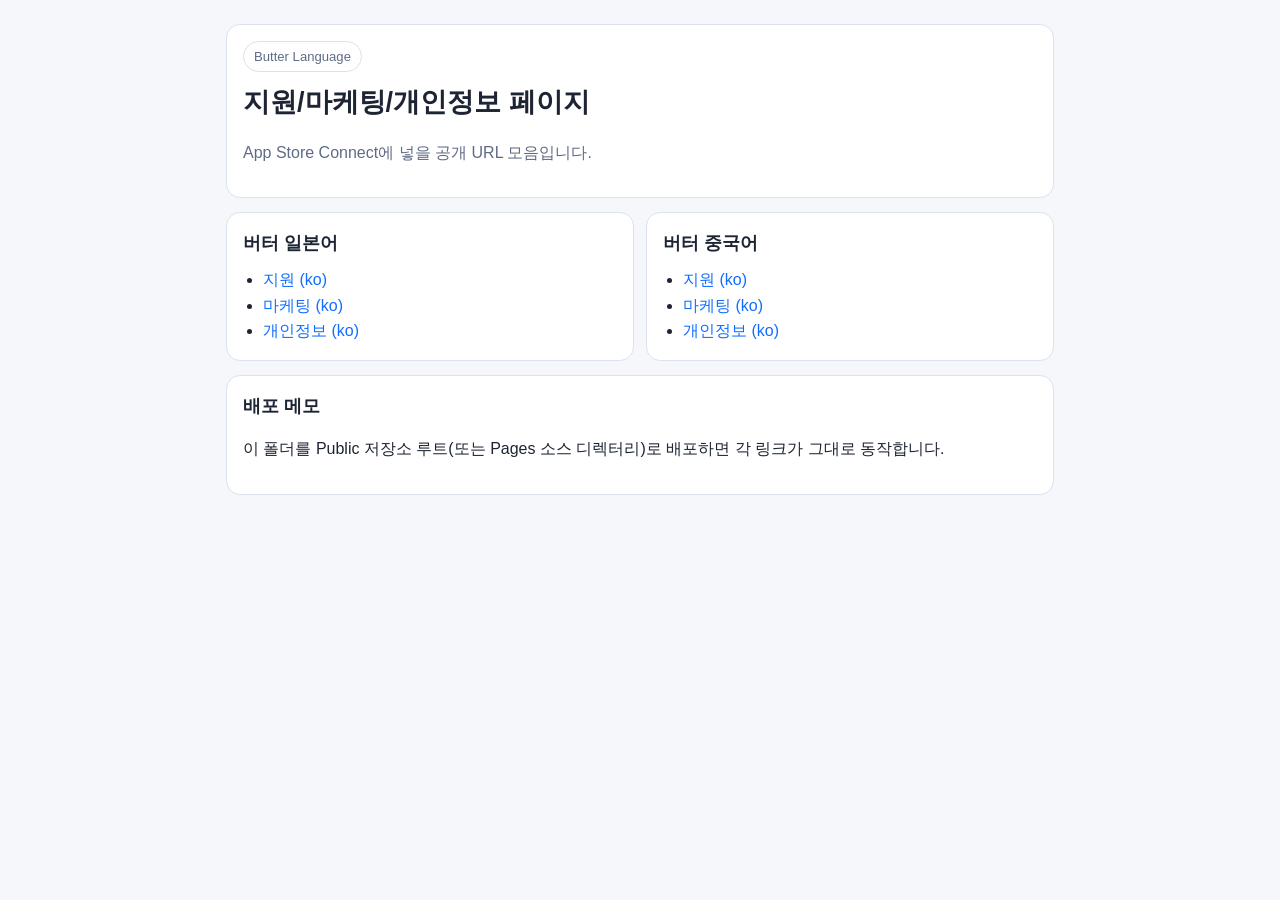
<file: index.html>
<!doctype html>
<html lang="ko">
<head>
  <meta charset="utf-8" />
  <meta name="viewport" content="width=device-width, initial-scale=1" />
  <title>Butter Language</title>
  <link rel="stylesheet" href="./assets/styles.css" />
</head>
<body>
  <main class="wrapper">
    <section class="card">
      <span class="badge">Butter Language</span>
      <h1>지원/마케팅/개인정보 페이지</h1>
      <p class="muted">App Store Connect에 넣을 공개 URL 모음입니다.</p>
    </section>

    <section class="grid">
      <article class="card">
        <h2>버터 일본어</h2>
        <ul>
          <li><a href="./japanese/ko/support/">지원 (ko)</a></li>
          <li><a href="./japanese/ko/marketing/">마케팅 (ko)</a></li>
          <li><a href="./japanese/ko/privacy/">개인정보 (ko)</a></li>
        </ul>
      </article>

      <article class="card">
        <h2>버터 중국어</h2>
        <ul>
          <li><a href="./chinese/ko/support/">지원 (ko)</a></li>
          <li><a href="./chinese/ko/marketing/">마케팅 (ko)</a></li>
          <li><a href="./chinese/ko/privacy/">개인정보 (ko)</a></li>
        </ul>
      </article>
    </section>

    <section class="card">
      <h2>배포 메모</h2>
      <p>이 폴더를 Public 저장소 루트(또는 Pages 소스 디렉터리)로 배포하면 각 링크가 그대로 동작합니다.</p>
    </section>
  </main>
</body>
</html>
</file>
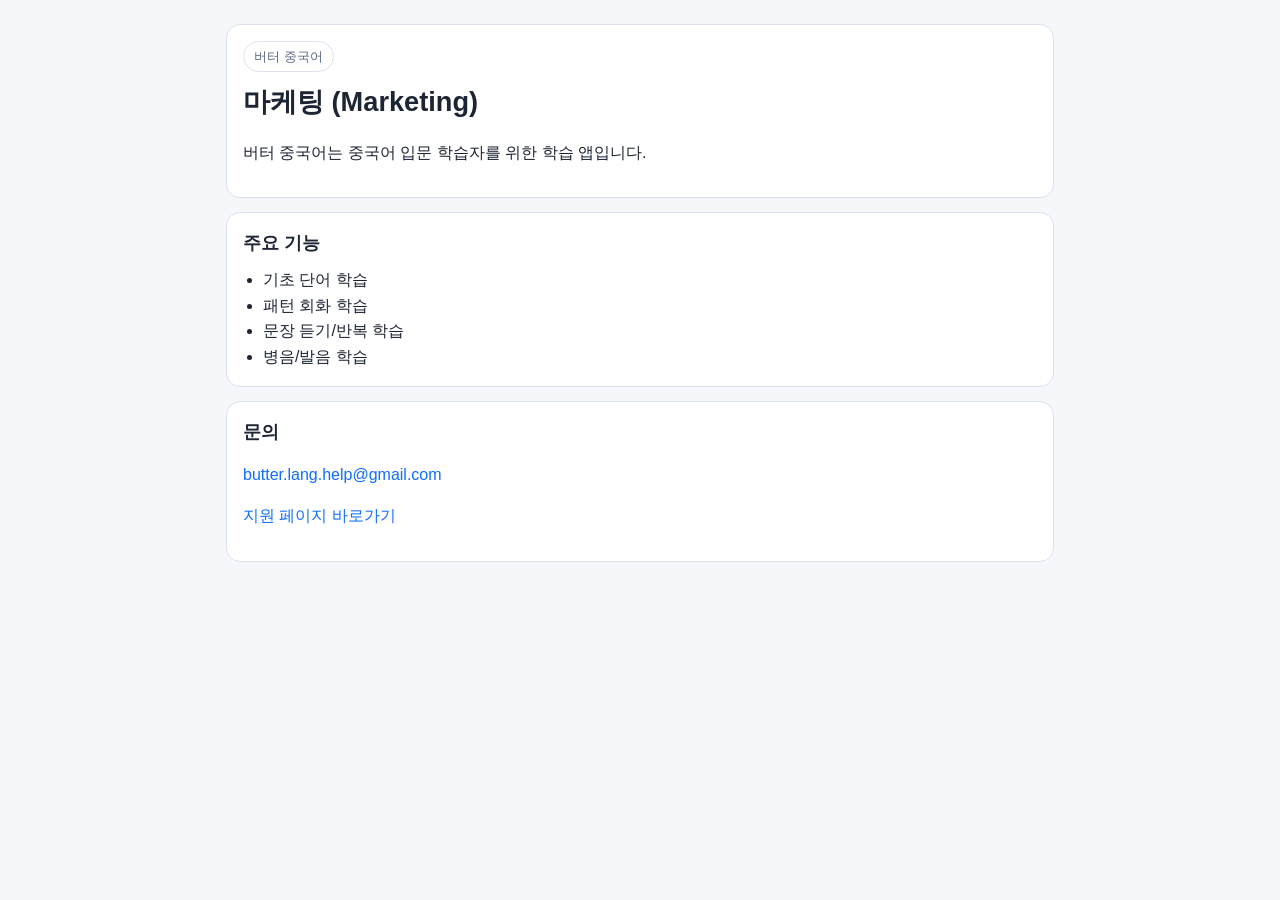
<file: chinese/ko/marketing/index.html>
<!doctype html>
<html lang="ko">
<head>
  <meta charset="utf-8" />
  <meta name="viewport" content="width=device-width, initial-scale=1" />
  <title>버터 중국어 마케팅</title>
  <link rel="stylesheet" href="../../../assets/styles.css" />
</head>
<body>
  <main class="wrapper">
    <section class="card">
      <span class="badge">버터 중국어</span>
      <h1>마케팅 (Marketing)</h1>
      <p>버터 중국어는 중국어 입문 학습자를 위한 학습 앱입니다.</p>
    </section>

    <section class="card">
      <h2>주요 기능</h2>
      <ul>
        <li>기초 단어 학습</li>
        <li>패턴 회화 학습</li>
        <li>문장 듣기/반복 학습</li>
        <li>병음/발음 학습</li>
      </ul>
    </section>

    <section class="card">
      <h2>문의</h2>
      <p><a href="mailto:butter.lang.help@gmail.com">butter.lang.help@gmail.com</a></p>
      <p><a href="../support/">지원 페이지 바로가기</a></p>
    </section>
  </main>
</body>
</html>
</file>
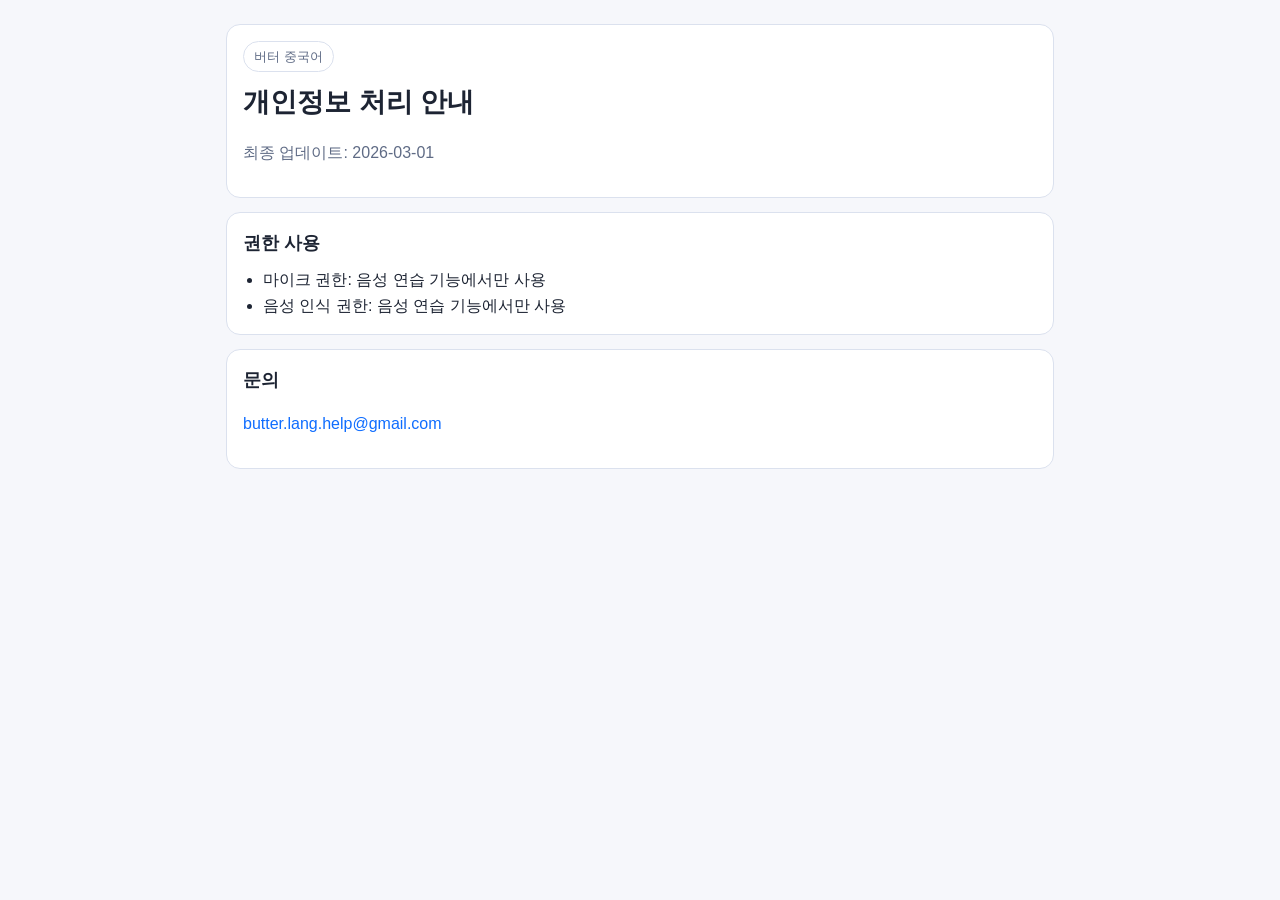
<file: chinese/ko/privacy/index.html>
<!doctype html>
<html lang="ko">
<head>
  <meta charset="utf-8" />
  <meta name="viewport" content="width=device-width, initial-scale=1" />
  <title>버터 중국어 개인정보 처리 안내</title>
  <link rel="stylesheet" href="../../../assets/styles.css" />
</head>
<body>
  <main class="wrapper">
    <section class="card">
      <span class="badge">버터 중국어</span>
      <h1>개인정보 처리 안내</h1>
      <p class="muted">최종 업데이트: 2026-03-01</p>
    </section>

    <section class="card">
      <h2>권한 사용</h2>
      <ul>
        <li>마이크 권한: 음성 연습 기능에서만 사용</li>
        <li>음성 인식 권한: 음성 연습 기능에서만 사용</li>
      </ul>
    </section>

    <section class="card">
      <h2>문의</h2>
      <p><a href="mailto:butter.lang.help@gmail.com">butter.lang.help@gmail.com</a></p>
    </section>
  </main>
</body>
</html>
</file>
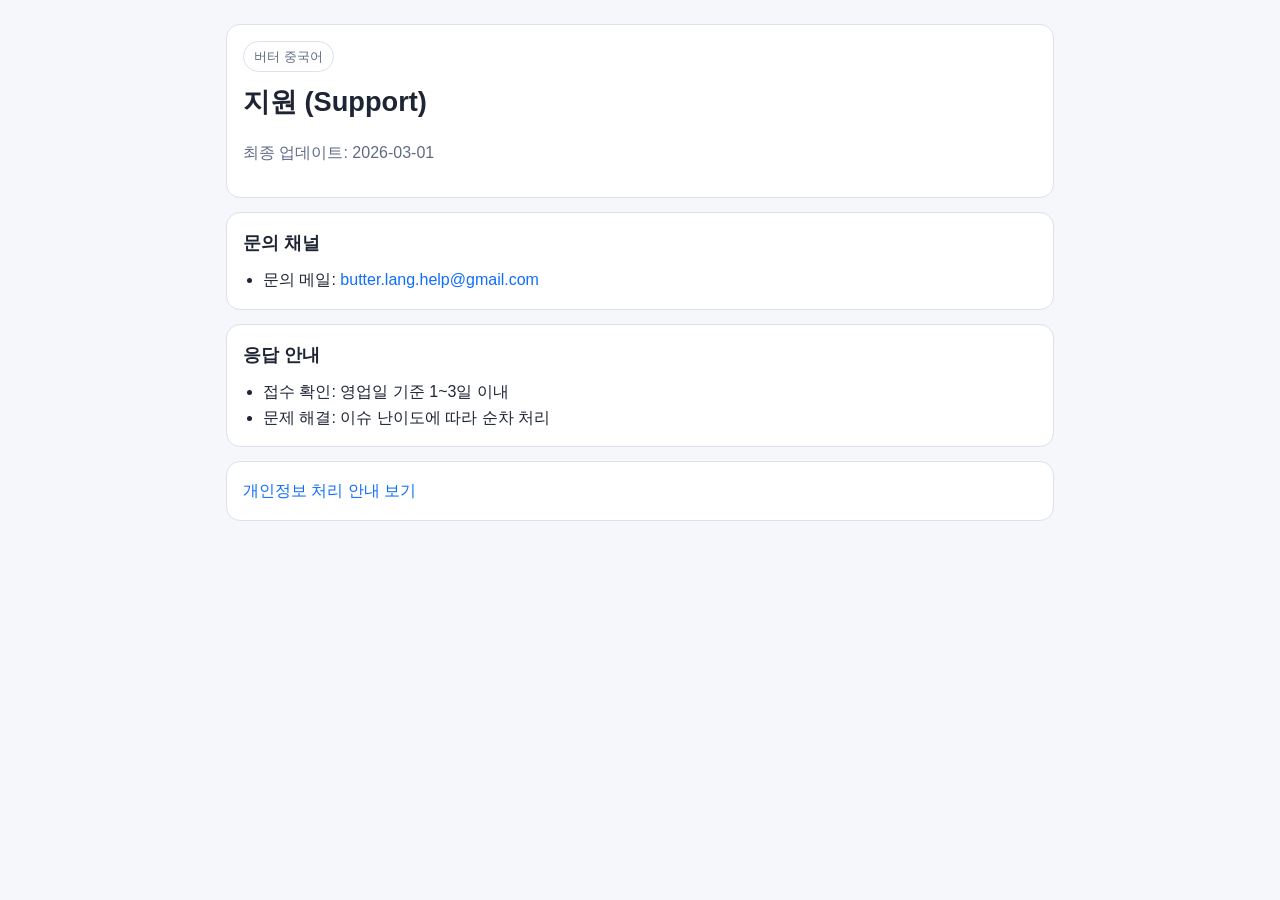
<file: chinese/ko/support/index.html>
<!doctype html>
<html lang="ko">
<head>
  <meta charset="utf-8" />
  <meta name="viewport" content="width=device-width, initial-scale=1" />
  <title>버터 중국어 지원</title>
  <link rel="stylesheet" href="../../../assets/styles.css" />
</head>
<body>
  <main class="wrapper">
    <section class="card">
      <span class="badge">버터 중국어</span>
      <h1>지원 (Support)</h1>
      <p class="muted">최종 업데이트: 2026-03-01</p>
    </section>

    <section class="card">
      <h2>문의 채널</h2>
      <ul>
        <li>문의 메일: <a href="mailto:butter.lang.help@gmail.com">butter.lang.help@gmail.com</a></li>
      </ul>
    </section>

    <section class="card">
      <h2>응답 안내</h2>
      <ul>
        <li>접수 확인: 영업일 기준 1~3일 이내</li>
        <li>문제 해결: 이슈 난이도에 따라 순차 처리</li>
      </ul>
    </section>

    <section class="card">
      <a href="../privacy/">개인정보 처리 안내 보기</a>
    </section>
  </main>
</body>
</html>
</file>
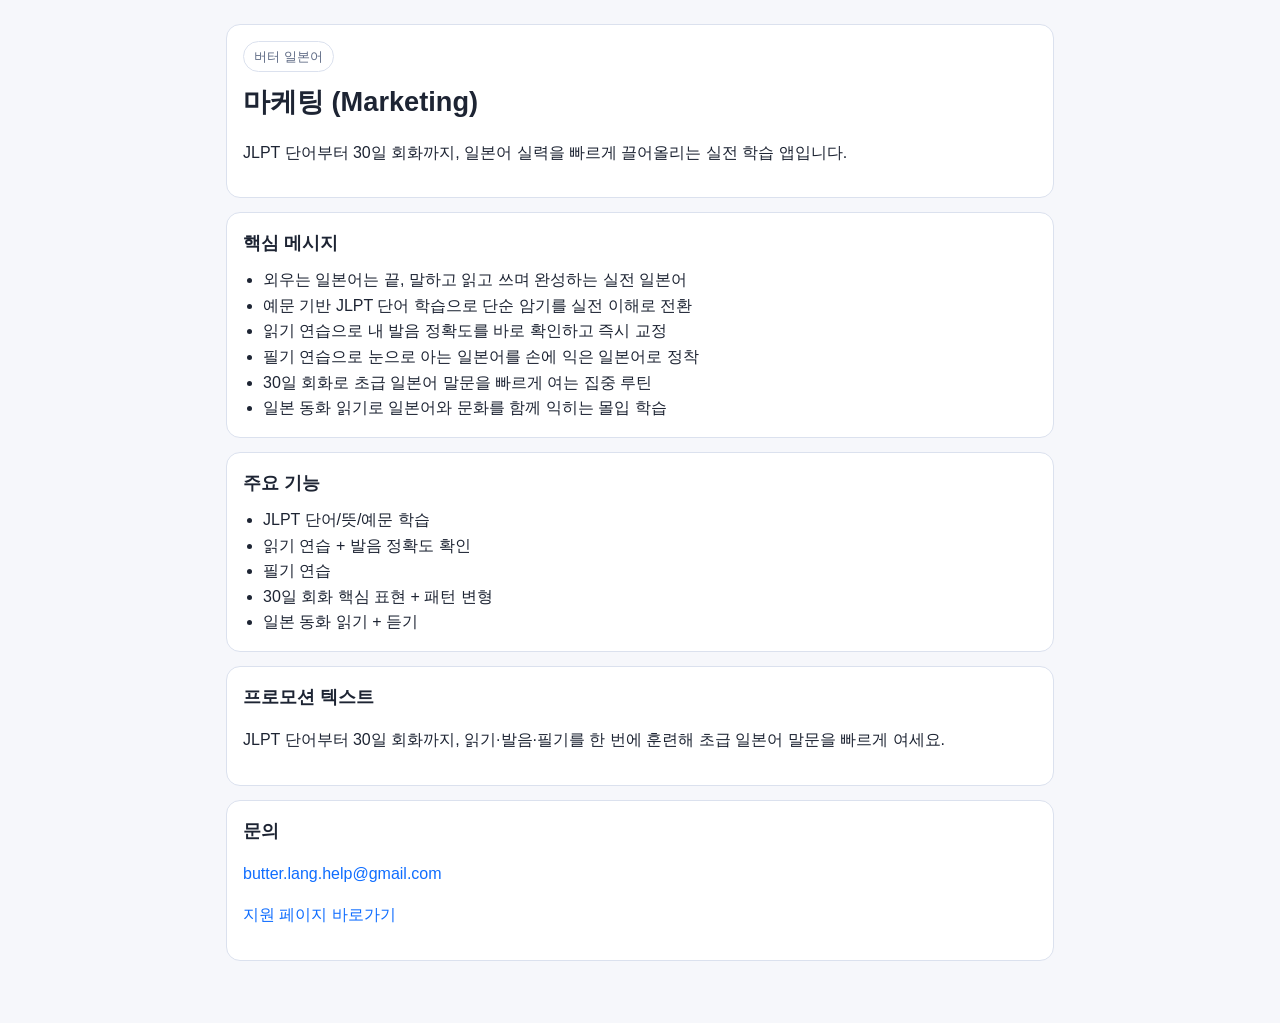
<file: japanese/ko/marketing/index.html>
<!doctype html>
<html lang="ko">
<head>
  <meta charset="utf-8" />
  <meta name="viewport" content="width=device-width, initial-scale=1" />
  <title>버터 일본어 마케팅</title>
  <link rel="stylesheet" href="../../../assets/styles.css" />
</head>
<body>
  <main class="wrapper">
    <section class="card">
      <span class="badge">버터 일본어</span>
      <h1>마케팅 (Marketing)</h1>
      <p>JLPT 단어부터 30일 회화까지, 일본어 실력을 빠르게 끌어올리는 실전 학습 앱입니다.</p>
    </section>

    <section class="card">
      <h2>핵심 메시지</h2>
      <ul>
        <li>외우는 일본어는 끝, 말하고 읽고 쓰며 완성하는 실전 일본어</li>
        <li>예문 기반 JLPT 단어 학습으로 단순 암기를 실전 이해로 전환</li>
        <li>읽기 연습으로 내 발음 정확도를 바로 확인하고 즉시 교정</li>
        <li>필기 연습으로 눈으로 아는 일본어를 손에 익은 일본어로 정착</li>
        <li>30일 회화로 초급 일본어 말문을 빠르게 여는 집중 루틴</li>
        <li>일본 동화 읽기로 일본어와 문화를 함께 익히는 몰입 학습</li>
      </ul>
    </section>

    <section class="card">
      <h2>주요 기능</h2>
      <ul>
        <li>JLPT 단어/뜻/예문 학습</li>
        <li>읽기 연습 + 발음 정확도 확인</li>
        <li>필기 연습</li>
        <li>30일 회화 핵심 표현 + 패턴 변형</li>
        <li>일본 동화 읽기 + 듣기</li>
      </ul>
    </section>

    <section class="card">
      <h2>프로모션 텍스트</h2>
      <p>JLPT 단어부터 30일 회화까지, 읽기·발음·필기를 한 번에 훈련해 초급 일본어 말문을 빠르게 여세요.</p>
    </section>

    <section class="card">
      <h2>문의</h2>
      <p><a href="mailto:butter.lang.help@gmail.com">butter.lang.help@gmail.com</a></p>
      <p><a href="../support/">지원 페이지 바로가기</a></p>
    </section>
  </main>
</body>
</html>
</file>
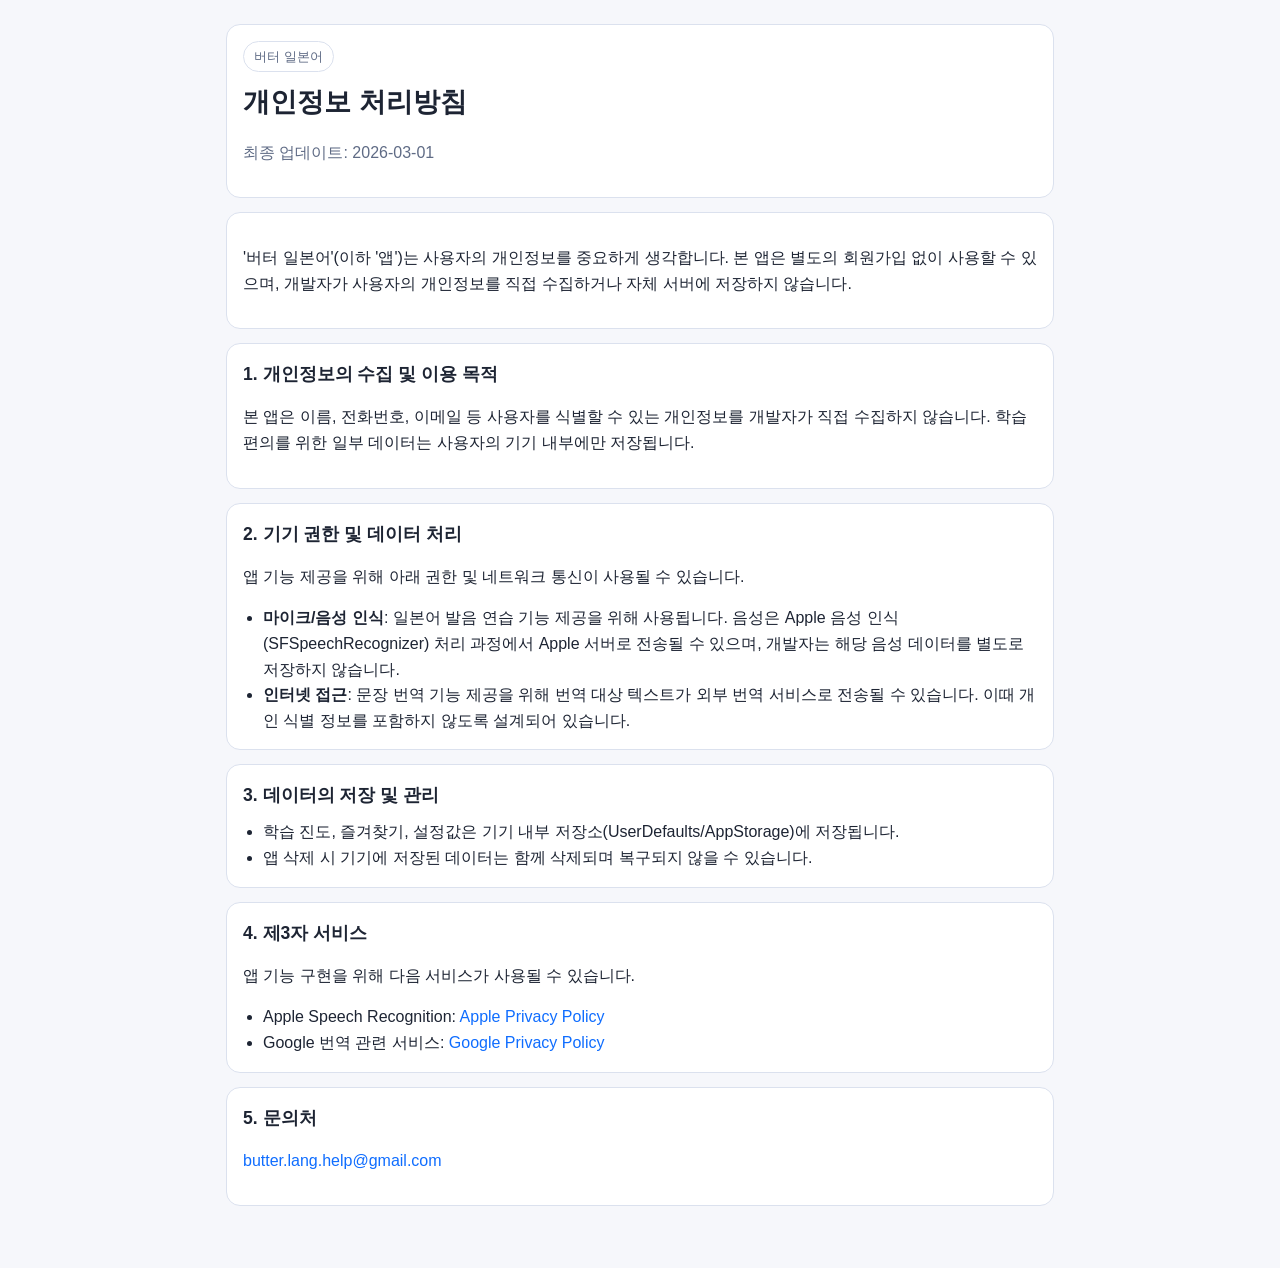
<file: japanese/ko/privacy/index.html>
<!doctype html>
<html lang="ko">
<head>
  <meta charset="utf-8" />
  <meta name="viewport" content="width=device-width, initial-scale=1" />
  <title>버터 일본어 개인정보 처리 안내</title>
  <link rel="stylesheet" href="../../../assets/styles.css" />
</head>
<body>
  <main class="wrapper">
    <section class="card">
      <span class="badge">버터 일본어</span>
      <h1>개인정보 처리방침</h1>
      <p class="muted">최종 업데이트: 2026-03-01</p>
    </section>

    <section class="card">
      <p>
        '버터 일본어'(이하 '앱')는 사용자의 개인정보를 중요하게 생각합니다.
        본 앱은 별도의 회원가입 없이 사용할 수 있으며, 개발자가 사용자의 개인정보를 직접 수집하거나
        자체 서버에 저장하지 않습니다.
      </p>
    </section>

    <section class="card">
      <h2>1. 개인정보의 수집 및 이용 목적</h2>
      <p>
        본 앱은 이름, 전화번호, 이메일 등 사용자를 식별할 수 있는 개인정보를 개발자가 직접 수집하지 않습니다.
        학습 편의를 위한 일부 데이터는 사용자의 기기 내부에만 저장됩니다.
      </p>
    </section>

    <section class="card">
      <h2>2. 기기 권한 및 데이터 처리</h2>
      <p>앱 기능 제공을 위해 아래 권한 및 네트워크 통신이 사용될 수 있습니다.</p>
      <ul>
        <li>
          <strong>마이크/음성 인식</strong>: 일본어 발음 연습 기능 제공을 위해 사용됩니다.
          음성은 Apple 음성 인식(SFSpeechRecognizer) 처리 과정에서 Apple 서버로 전송될 수 있으며,
          개발자는 해당 음성 데이터를 별도로 저장하지 않습니다.
        </li>
        <li>
          <strong>인터넷 접근</strong>: 문장 번역 기능 제공을 위해 번역 대상 텍스트가 외부 번역 서비스로
          전송될 수 있습니다. 이때 개인 식별 정보를 포함하지 않도록 설계되어 있습니다.
        </li>
      </ul>
    </section>

    <section class="card">
      <h2>3. 데이터의 저장 및 관리</h2>
      <ul>
        <li>학습 진도, 즐겨찾기, 설정값은 기기 내부 저장소(UserDefaults/AppStorage)에 저장됩니다.</li>
        <li>앱 삭제 시 기기에 저장된 데이터는 함께 삭제되며 복구되지 않을 수 있습니다.</li>
      </ul>
    </section>

    <section class="card">
      <h2>4. 제3자 서비스</h2>
      <p>앱 기능 구현을 위해 다음 서비스가 사용될 수 있습니다.</p>
      <ul>
        <li>
          Apple Speech Recognition:
          <a href="https://www.apple.com/legal/privacy/" target="_blank" rel="noopener noreferrer">Apple Privacy Policy</a>
        </li>
        <li>
          Google 번역 관련 서비스:
          <a href="https://policies.google.com/privacy" target="_blank" rel="noopener noreferrer">Google Privacy Policy</a>
        </li>
      </ul>
    </section>

    <section class="card">
      <h2>5. 문의처</h2>
      <p><a href="mailto:butter.lang.help@gmail.com">butter.lang.help@gmail.com</a></p>
    </section>
  </main>
</body>
</html>
</file>
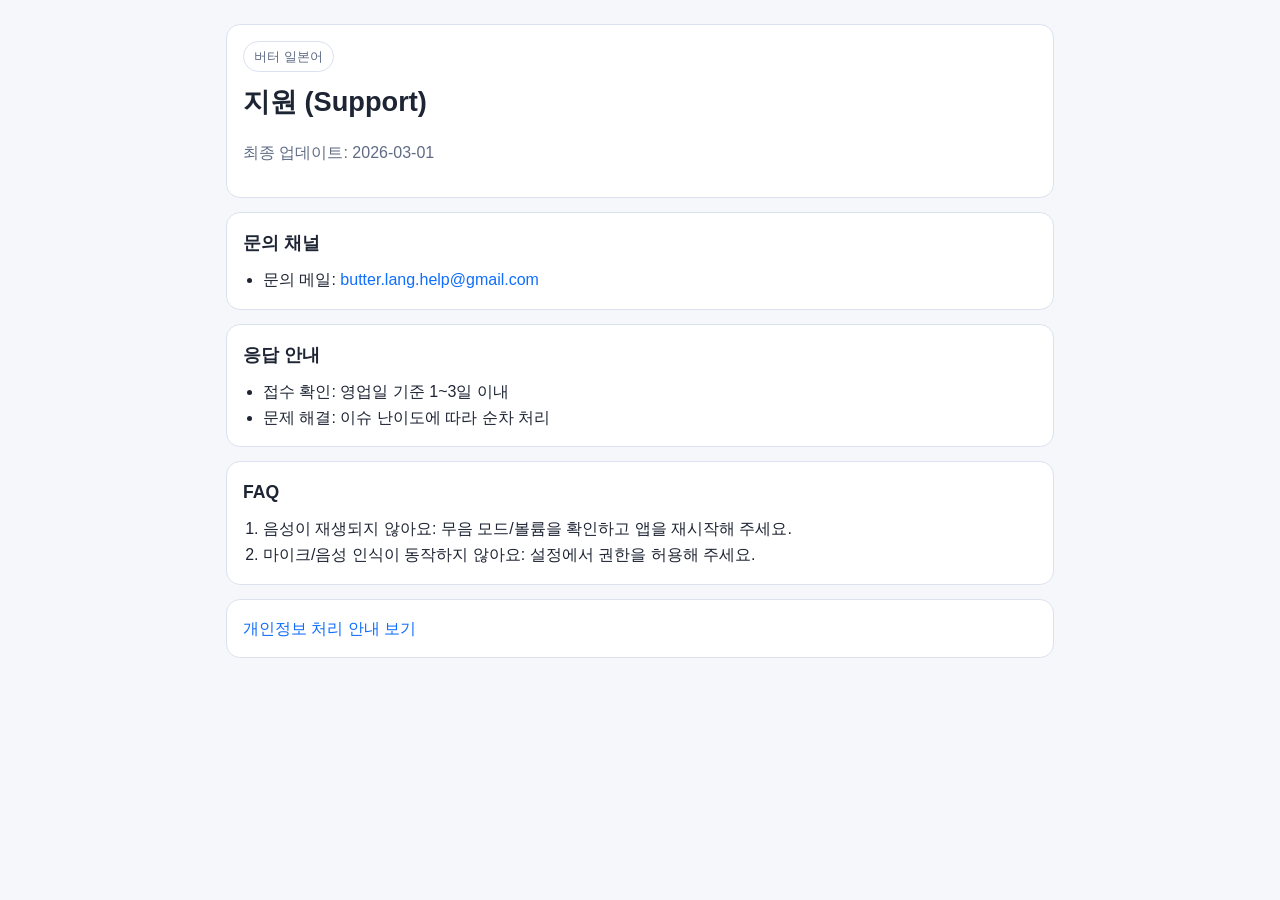
<file: japanese/ko/support/index.html>
<!doctype html>
<html lang="ko">
<head>
  <meta charset="utf-8" />
  <meta name="viewport" content="width=device-width, initial-scale=1" />
  <title>버터 일본어 지원</title>
  <link rel="stylesheet" href="../../../assets/styles.css" />
</head>
<body>
  <main class="wrapper">
    <section class="card">
      <span class="badge">버터 일본어</span>
      <h1>지원 (Support)</h1>
      <p class="muted">최종 업데이트: 2026-03-01</p>
    </section>

    <section class="card">
      <h2>문의 채널</h2>
      <ul>
        <li>문의 메일: <a href="mailto:butter.lang.help@gmail.com">butter.lang.help@gmail.com</a></li>
      </ul>
    </section>

    <section class="card">
      <h2>응답 안내</h2>
      <ul>
        <li>접수 확인: 영업일 기준 1~3일 이내</li>
        <li>문제 해결: 이슈 난이도에 따라 순차 처리</li>
      </ul>
    </section>

    <section class="card">
      <h2>FAQ</h2>
      <ol>
        <li>음성이 재생되지 않아요: 무음 모드/볼륨을 확인하고 앱을 재시작해 주세요.</li>
        <li>마이크/음성 인식이 동작하지 않아요: 설정에서 권한을 허용해 주세요.</li>
      </ol>
    </section>

    <section class="card">
      <a href="../privacy/">개인정보 처리 안내 보기</a>
    </section>
  </main>
</body>
</html>
</file>
<file: assets/styles.css>
:root {
  --bg: #f6f7fb;
  --card: #ffffff;
  --text: #1d2433;
  --muted: #5f6b85;
  --primary: #0f6dff;
  --line: #dbe1ee;
}

* { box-sizing: border-box; }

body {
  margin: 0;
  font-family: -apple-system, BlinkMacSystemFont, "Segoe UI", Roboto, "Noto Sans KR", "Apple SD Gothic Neo", sans-serif;
  background: var(--bg);
  color: var(--text);
  line-height: 1.6;
}

.wrapper {
  max-width: 860px;
  margin: 0 auto;
  padding: 24px 16px 48px;
}

.card {
  background: var(--card);
  border: 1px solid var(--line);
  border-radius: 14px;
  padding: 16px;
  margin-bottom: 14px;
}

h1, h2 { margin: 0 0 10px; }
h1 { font-size: 1.7rem; }
h2 { font-size: 1.1rem; }

p, li { color: var(--text); }

ul, ol { margin: 8px 0 0 20px; padding: 0; }

a {
  color: var(--primary);
  text-decoration: none;
}

a:hover { text-decoration: underline; }

.muted { color: var(--muted); }

.grid {
  display: grid;
  grid-template-columns: 1fr;
  gap: 12px;
}

@media (min-width: 760px) {
  .grid {
    grid-template-columns: 1fr 1fr;
  }
}

.badge {
  display: inline-block;
  border: 1px solid var(--line);
  border-radius: 999px;
  padding: 4px 10px;
  font-size: 0.82rem;
  color: var(--muted);
  margin-bottom: 8px;
}
</file>
